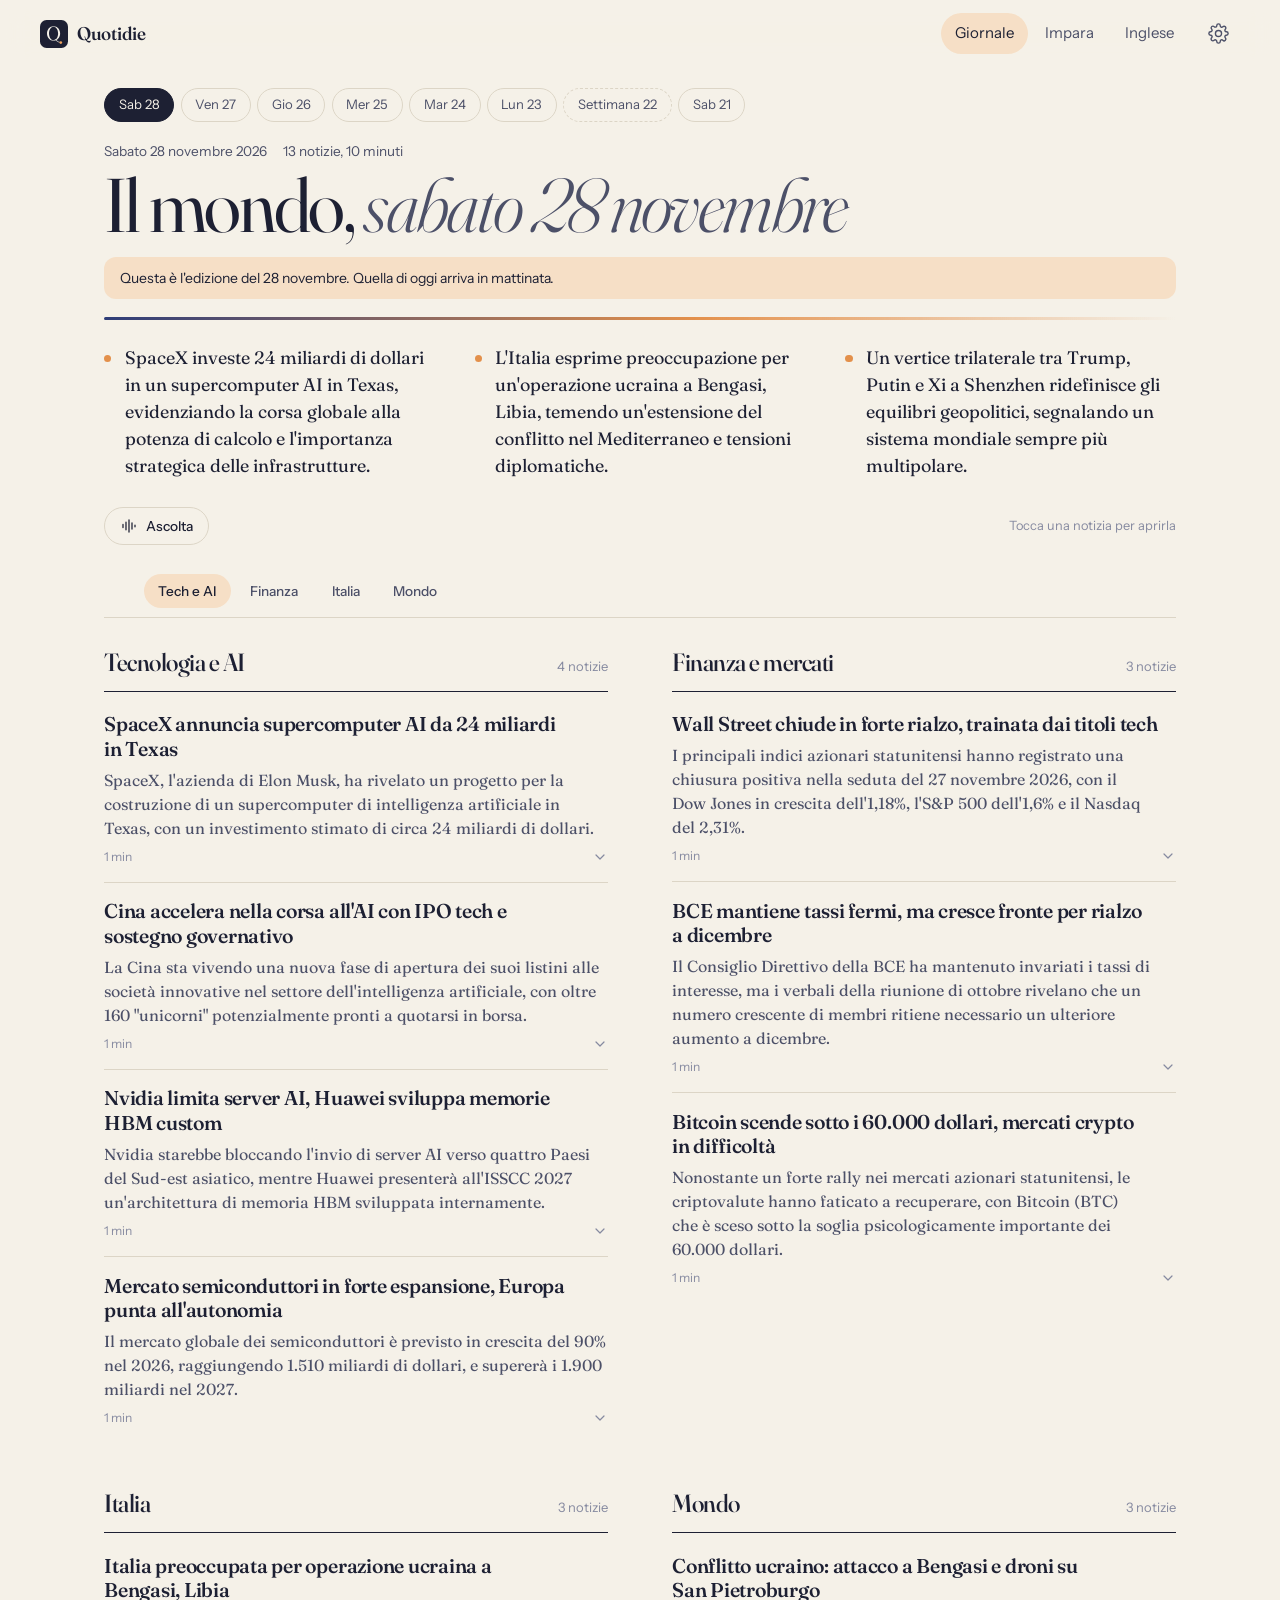
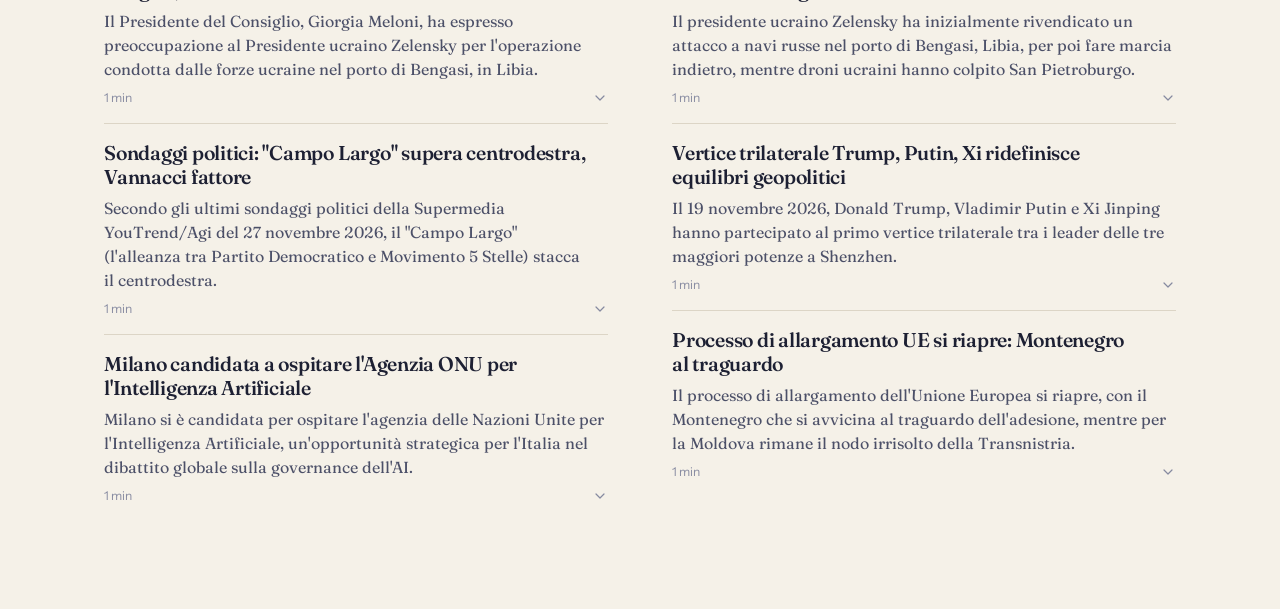
<file: index.html>
<!DOCTYPE html>
<html lang="it" data-theme="auto">
<head>
  <meta charset="utf-8">
  <meta name="viewport" content="width=device-width, initial-scale=1, viewport-fit=cover">
  <title>Quotidie</title>
  <meta name="description" content="Il tuo giornale del mattino e una lezione al giorno.">

  <!-- iOS: installazione come app dalla schermata Home (icona e manifest li genera app.js) -->
  <meta name="apple-mobile-web-app-capable" content="yes">
  <meta name="mobile-web-app-capable" content="yes">
  <meta name="apple-mobile-web-app-status-bar-style" content="black-translucent">
  <meta name="apple-mobile-web-app-title" content="Quotidie">
  <meta name="format-detection" content="telephone=no">
  <meta name="theme-color" content="#F5F1E8" id="theme-color">

  <link rel="preconnect" href="https://fonts.googleapis.com">
  <link rel="preconnect" href="https://fonts.gstatic.com" crossorigin>
  <link rel="stylesheet" href="https://fonts.googleapis.com/css2?family=Fraunces:ital,opsz,wght@0,9..144,300..800;1,9..144,300..700&family=Instrument+Sans:wght@400..600&display=swap">
  <link rel="stylesheet" href="style.css">

  <!-- Applica subito tema e dimensione testo salvati, per evitare il flash -->
  <script>
    try {
      var p = JSON.parse(localStorage.getItem('qd.prefs') || '{}');
      if (p.theme) document.documentElement.dataset.theme = p.theme;
      if (p.textScale) document.documentElement.style.setProperty('--text-scale', p.textScale);
    } catch (e) {}
  </script>
</head>
<body>
  <!-- Monogramma: una Q dal tratto contrastato, la coda finisce nel sole -->
  <svg width="0" height="0" style="position:absolute" aria-hidden="true">
    <symbol id="logo-mark" viewBox="0 0 64 64">
      <rect width="64" height="64" rx="15" fill="var(--logo-bg)"/>
      <path fill="var(--logo-line)" fill-rule="evenodd" d="M31 14.5c-8.6 0-15 7.4-15 16.5s6.4 16.5 15 16.5 15-7.4 15-16.5-6.4-16.5-15-16.5Zm0 1.1c-6 0-10.4 6.9-10.4 15.4S25 46.4 31 46.4 41.4 39.5 41.4 31 37 15.6 31 15.6Z"/>
      <path d="M34.5 44.2c2.6 2.9 5.6 5.4 9.6 6.6" fill="none" stroke="var(--logo-line)" stroke-width="1.6" stroke-linecap="round"/>
      <circle cx="47.6" cy="51.6" r="3.1" fill="var(--logo-sun)"/>
    </symbol>
  </svg>

  <header class="topbar" id="topbar">
    <a class="brand" href="#/news" aria-label="Quotidie, vai al giornale">
      <svg class="brand-mark" aria-hidden="true"><use href="#logo-mark"/></svg>
      <span class="brand-name">Quotidie</span>
    </a>
    <nav class="topnav" aria-label="Sezioni">
      <a href="#/news" data-tab="news">Giornale</a>
      <a href="#/learn" data-tab="learn">Impara</a>
      <a href="#/english" data-tab="english">Inglese</a>
    </nav>
    <button class="icon-btn run-chip" id="run-chip" type="button" hidden aria-label="Stato dell'aggiornamento">
      <span class="run-chip-dot"></span><span class="run-chip-text">Aggiornamento</span>
    </button>
    <a class="icon-btn" href="#/settings" data-tab="settings" aria-label="Impostazioni">
      <svg viewBox="0 0 24 24" aria-hidden="true"><path d="M12 15.5a3.5 3.5 0 1 0 0-7 3.5 3.5 0 0 0 0 7Z"/><path d="M19.4 15a1.7 1.7 0 0 0 .34 1.87l.06.06a2 2 0 1 1-2.83 2.83l-.06-.06a1.7 1.7 0 0 0-1.87-.34 1.7 1.7 0 0 0-1.03 1.56V21a2 2 0 1 1-4 0v-.09A1.7 1.7 0 0 0 8.9 19.4a1.7 1.7 0 0 0-1.87.34l-.06.06a2 2 0 1 1-2.83-2.83l.06-.06A1.7 1.7 0 0 0 4.6 15a1.7 1.7 0 0 0-1.56-1.03H3a2 2 0 1 1 0-4h.09A1.7 1.7 0 0 0 4.6 8.9a1.7 1.7 0 0 0-.34-1.87l-.06-.06a2 2 0 1 1 2.83-2.83l.06.06A1.7 1.7 0 0 0 8.96 4.6H9a1.7 1.7 0 0 0 1-1.56V3a2 2 0 1 1 4 0v.09a1.7 1.7 0 0 0 1.03 1.56 1.7 1.7 0 0 0 1.87-.34l.06-.06a2 2 0 1 1 2.83 2.83l-.06.06A1.7 1.7 0 0 0 19.4 9v.04a1.7 1.7 0 0 0 1.56 1H21a2 2 0 1 1 0 4h-.09a1.7 1.7 0 0 0-1.51.96Z"/></svg>
    </a>
    <div class="progress" aria-hidden="true"><span id="progress-bar"></span></div>
  </header>

  <div class="ptr" id="ptr" aria-hidden="true"><span></span></div>

  <main id="view" tabindex="-1"></main>

  <!-- Barra di ascolto -->
  <div class="player" id="player" hidden role="region" aria-label="Ascolto">
    <div class="player-bar"><span id="player-progress"></span></div>
    <div class="player-row">
      <div class="player-info">
        <b id="player-title">Ascolto</b>
        <span id="player-sub"></span>
      </div>
      <button class="player-btn" data-player="prev" type="button" aria-label="Frase precedente">
        <svg viewBox="0 0 24 24" aria-hidden="true"><path d="M7 6v12M18 6l-8 6 8 6V6Z"/></svg>
      </button>
      <button class="player-btn main" data-player="toggle" type="button" aria-label="Pausa">
        <svg class="i-pause" viewBox="0 0 24 24" aria-hidden="true"><path d="M8 5v14M16 5v14"/></svg>
        <svg class="i-play" viewBox="0 0 24 24" aria-hidden="true"><path d="M7 5l12 7-12 7V5Z"/></svg>
      </button>
      <button class="player-btn" data-player="next" type="button" aria-label="Frase successiva">
        <svg viewBox="0 0 24 24" aria-hidden="true"><path d="M17 6v12M6 6l8 6-8 6V6Z"/></svg>
      </button>
      <button class="player-btn" data-player="close" type="button" aria-label="Chiudi ascolto">
        <svg viewBox="0 0 24 24" aria-hidden="true"><path d="M6 6l12 12M18 6 6 18"/></svg>
      </button>
    </div>
  </div>

  <nav class="tabbar" aria-label="Sezioni">
    <span class="tab-indicator" aria-hidden="true"></span>
    <a href="#/news" data-tab="news">
      <svg viewBox="0 0 24 24" aria-hidden="true"><path d="M4 5h13v14H6a2 2 0 0 1-2-2V5Z"/><path d="M17 9h3v8a2 2 0 0 1-2 2"/><path d="M7.5 9h6M7.5 12.5h6M7.5 16h4"/></svg>
      <span>Giornale</span>
    </a>
    <a href="#/learn" data-tab="learn">
      <svg viewBox="0 0 24 24" aria-hidden="true"><path d="M12 7c-2-1.6-4.6-2-8-2v13c3.4 0 6 .4 8 2 2-1.6 4.6-2 8-2V5c-3.4 0-6 .4-8 2Z"/><path d="M12 7v13"/></svg>
      <span>Impara</span>
    </a>
    <a href="#/english" data-tab="english">
      <svg viewBox="0 0 24 24" aria-hidden="true"><path d="M4 6.5h9M8.5 4.5v2M6 6.5c.4 3 2.6 5.6 5.5 6.5M11 6.5c-.6 3.4-3.2 6.2-6.5 7"/><path d="M12.5 20l3.75-9 3.75 9M14 16.5h4.5"/></svg>
      <span>Inglese</span>
    </a>
  </nav>

  <!-- Finestra dal basso (aggiornamento dell'edizione) -->
  <div class="sheet-backdrop" id="sheet-backdrop" hidden></div>
  <section class="sheet" id="sheet" hidden role="dialog" aria-modal="true" aria-labelledby="sheet-title">
    <div class="sheet-grip" aria-hidden="true"></div>
    <div id="sheet-body"></div>
  </section>

  <div class="toast" id="toast" role="status" aria-live="polite"></div>

  <script src="app.js"></script>
</body>
</html>
</file>
<file: style.css>
/* =========================================================
   Quotidie — giornale del mattino + microlearning
   Concetto: l'alba. Carta chiara e inchiostro notte di giorno,
   cielo notturno e luce d'albicocca al buio.
   ========================================================= */

:root {
  --text-scale: 1;

  /* Alba (tema chiaro) */
  --paper: #F5F1E8;
  --paper-raised: #FBF8F2;
  --ink: #1D2033;
  --ink-soft: #4C5068;
  --ink-faint: #868AA0;
  --rule: #DCD5C6;
  --accent: #2E3D78;          /* blu notte che sfuma nell'alba */
  --sun: #E3904B;             /* albicocca: la prima luce */
  --sun-soft: #F6DFC6;
  --unread: #E3904B;
  --press: rgba(29, 32, 51, .05);
  --shadow: 0 -8px 40px rgba(29, 32, 51, .14);

  --logo-bg: #1D2033;
  --logo-sun: #F0A35E;
  --logo-line: #F5F1E8;

  --serif: "Fraunces", "Iowan Old Style", Georgia, serif;
  --sans: "Instrument Sans", -apple-system, BlinkMacSystemFont, "Segoe UI", sans-serif;

  --measure: 36rem;
  --gutter: clamp(1.15rem, 5vw, 2.5rem);
  --topbar-h: 3.25rem;
  --tabbar-h: 3.6rem;
  --ease: cubic-bezier(.2, .7, .2, 1);

  --safe-top: env(safe-area-inset-top, 0px);
  --safe-bottom: env(safe-area-inset-bottom, 0px);

  color-scheme: light;
}

/* Notte (tema scuro) */
:root[data-theme="dark"] {
  --paper: #13151F;
  --paper-raised: #1A1D2A;
  --ink: #ECE5D6;
  --ink-soft: #B5B0A6;
  --ink-faint: #7C7A80;
  --rule: #2C3040;
  --accent: #F0A35E;
  --sun: #F0A35E;
  --sun-soft: #3A2E28;
  --unread: #F0A35E;
  --press: rgba(236, 229, 214, .06);
  --shadow: 0 -8px 40px rgba(0, 0, 0, .5);
  --logo-bg: #ECE5D6;
  --logo-sun: #E3904B;
  --logo-line: #13151F;
  color-scheme: dark;
}
@media (prefers-color-scheme: dark) {
  :root[data-theme="auto"] {
    --paper: #13151F;
    --paper-raised: #1A1D2A;
    --ink: #ECE5D6;
    --ink-soft: #B5B0A6;
    --ink-faint: #7C7A80;
    --rule: #2C3040;
    --accent: #F0A35E;
    --sun: #F0A35E;
    --sun-soft: #3A2E28;
    --unread: #F0A35E;
    --press: rgba(236, 229, 214, .06);
    --shadow: 0 -8px 40px rgba(0, 0, 0, .5);
    --logo-bg: #ECE5D6;
    --logo-sun: #E3904B;
    --logo-line: #13151F;
    color-scheme: dark;
  }
}

/* ---------- Base ---------- */
*, *::before, *::after { box-sizing: border-box; }

html {
  font-size: calc(100% * var(--text-scale));
  -webkit-text-size-adjust: 100%;
  text-size-adjust: 100%;
  -webkit-tap-highlight-color: transparent;
  scroll-padding-top: calc(var(--topbar-h) + var(--safe-top) + 3.5rem);
  overscroll-behavior-y: none;
}

body {
  margin: 0;
  min-height: 100dvh;
  background: var(--paper);
  color: var(--ink);
  font-family: var(--serif);
  font-optical-sizing: auto;
  font-size: 1.0625rem;
  line-height: 1.62;
  font-feature-settings: "kern", "liga", "onum";
  -webkit-font-smoothing: antialiased;
  text-rendering: optimizeLegibility;
  transition: background-color .3s ease, color .3s ease;
}
body.sheet-open { overflow: hidden; }

a { color: inherit; }
button, input, select, textarea { font: inherit; color: inherit; }
button { -webkit-user-select: none; user-select: none; touch-action: manipulation; }
img, svg { display: block; }

:focus-visible {
  outline: 2px solid var(--sun);
  outline-offset: 3px;
  border-radius: 4px;
}

.sr-only {
  position: absolute; width: 1px; height: 1px; padding: 0; margin: -1px;
  overflow: hidden; clip: rect(0 0 0 0); white-space: nowrap; border: 0;
}

/* ---------- Topbar ---------- */
.topbar {
  position: fixed; inset: 0 0 auto 0; z-index: 20;
  height: calc(var(--topbar-h) + var(--safe-top));
  padding: var(--safe-top) var(--gutter) 0;
  display: flex; align-items: center; gap: .5rem;
  background: color-mix(in srgb, var(--paper) 86%, transparent);
  -webkit-backdrop-filter: saturate(1.4) blur(14px);
  backdrop-filter: saturate(1.4) blur(14px);
  border-bottom: 1px solid transparent;
  transition: border-color .25s ease;
}
.topbar.is-scrolled { border-bottom-color: var(--rule); }
body[data-view="news"] .topbar.is-scrolled { border-bottom-color: transparent; }

.brand {
  display: flex; align-items: center; gap: .55rem;
  text-decoration: none; margin-right: auto;
  min-height: 44px;
}
.brand-mark { width: 28px; height: 28px; }
.brand-name {
  font-family: var(--serif);
  font-variation-settings: "opsz" 72;
  font-weight: 560;
  font-size: 1.15rem;
  letter-spacing: -.01em;
}

.topnav { display: none; gap: .25rem; font-family: var(--sans); font-size: .9375rem; }
.topnav a {
  text-decoration: none; color: var(--ink-soft);
  padding: .5rem .85rem; border-radius: 999px;
  transition: color .2s ease, background-color .2s ease;
}
.topnav a:hover { color: var(--ink); }
.topnav a.is-active { color: var(--ink); background: var(--sun-soft); }

.icon-btn {
  display: grid; place-items: center;
  width: 44px; height: 44px; margin-right: -10px;
  color: var(--ink-soft); border-radius: 999px;
  transition: color .2s ease, background-color .2s ease;
}
.icon-btn svg { width: 21px; height: 21px; fill: none; stroke: currentColor; stroke-width: 1.6; stroke-linecap: round; stroke-linejoin: round; }
.icon-btn.is-active, .icon-btn:hover { color: var(--ink); }
.icon-btn:active { background: var(--press); }

/* Indicatore dell'aggiornamento in corso */
.run-chip {
  width: auto; margin-right: 0; padding: 0 .75rem;
  display: inline-flex; gap: .45rem; align-items: center;
  height: 32px; border: 1px solid var(--rule); background: var(--paper-raised);
  font-family: var(--sans); font-size: .78rem; font-weight: 500; color: var(--ink);
  cursor: pointer;
}
.run-chip-dot { width: 8px; height: 8px; border-radius: 50%; background: var(--sun); animation: pulse 1.4s ease-in-out infinite; }
.run-chip[data-phase="done"] .run-chip-dot { animation: none; background: #4F9D69; }
.run-chip[data-phase="error"] .run-chip-dot { animation: none; background: #C4553B; }
@keyframes pulse { 50% { opacity: .35; transform: scale(.8); } }

.progress { position: absolute; left: 0; right: 0; bottom: -1px; height: 2px; pointer-events: none; }
.progress span {
  display: block; height: 100%; width: 100%;
  background: var(--sun);
  transform-origin: 0 50%; transform: scaleX(0);
}

/* ---------- Tabbar (mobile) ---------- */
.tabbar {
  position: fixed; inset: auto 0 0 0; z-index: 20;
  display: grid; grid-template-columns: repeat(2, 1fr);
  height: calc(var(--tabbar-h) + var(--safe-bottom));
  padding-bottom: var(--safe-bottom);
  background: color-mix(in srgb, var(--paper) 88%, transparent);
  -webkit-backdrop-filter: saturate(1.4) blur(14px);
  backdrop-filter: saturate(1.4) blur(14px);
  border-top: 1px solid var(--rule);
  font-family: var(--sans);
  touch-action: manipulation;
  overscroll-behavior: contain;
}
.tabbar a {
  display: flex; flex-direction: column; align-items: center; justify-content: center; gap: 3px;
  text-decoration: none; color: var(--ink-faint);
  font-size: .6875rem; font-weight: 500; letter-spacing: .01em;
  transition: color .2s ease, transform .15s ease;
}
.tabbar a:active { transform: scale(.94); }
.tabbar svg { width: 23px; height: 23px; fill: none; stroke: currentColor; stroke-width: 1.5; stroke-linecap: round; stroke-linejoin: round; }
.tabbar a.is-active { color: var(--ink); }
.tabbar a.is-active svg { stroke: var(--sun); stroke-width: 1.8; }
.tab-indicator {
  position: absolute; top: -1px; left: 0;
  width: 28px; height: 2px; border-radius: 2px;
  background: var(--sun);
  transition: transform .35s var(--ease), opacity .2s ease;
}

/* ---------- Main ---------- */
main {
  padding:
    calc(var(--topbar-h) + var(--safe-top) + 1.25rem)
    var(--gutter)
    calc(var(--tabbar-h) + var(--safe-bottom) + 3rem);
  max-width: 72rem;
  margin: 0 auto;
  outline: none;
}
body.has-player main { padding-bottom: calc(var(--tabbar-h) + var(--safe-bottom) + 8rem); }

.view-enter { animation: view-in .4s var(--ease) both; }
@keyframes view-in {
  from { opacity: 0; transform: translateY(6px); }
  to   { opacity: 1; transform: none; }
}

/* Tira giù per aggiornare */
.ptr {
  position: fixed; left: 50%; z-index: 15;
  top: calc(var(--topbar-h) + var(--safe-top) - 34px);
  width: 34px; height: 34px; border-radius: 50%;
  background: var(--paper-raised); border: 1px solid var(--rule);
  box-shadow: 0 4px 14px rgba(0, 0, 0, .08);
  transform: translate(-50%, 0); opacity: 0;
  display: grid; place-items: center; pointer-events: none;
}
.ptr span {
  width: 16px; height: 16px; border-radius: 50%;
  border: 2px solid var(--rule); border-top-color: var(--sun);
}
.ptr.is-ready span { border-color: var(--sun); }
.ptr.is-loading span { border-color: var(--rule); border-top-color: var(--sun); animation: spin .8s linear infinite; }
@keyframes spin { to { transform: rotate(360deg); } }

/* ---------- Masthead (giornale) ---------- */
.masthead {
  max-width: var(--measure);
  margin: 0 auto 1.25rem;
}
.editions {
  display: flex; gap: .4rem;
  overflow-x: auto; scrollbar-width: none;
  margin: 0 calc(var(--gutter) * -1) 1.1rem; padding: 0 var(--gutter);
  font-family: var(--sans);
}
.editions::-webkit-scrollbar { display: none; }
.editions a {
  flex: none;
  min-height: 34px; padding: 0 .85rem;
  display: inline-flex; align-items: center;
  font-size: .82rem; text-decoration: none; white-space: nowrap;
  color: var(--ink-soft);
  border: 1px solid var(--rule); border-radius: 999px;
  transition: background-color .2s ease, color .2s ease;
}
.editions a:active { background: var(--press); }
.editions a.weekly { border-style: dashed; }
.editions a.is-on { background: var(--ink); color: var(--paper); border-color: var(--ink); border-style: solid; }

.dateline {
  font-family: var(--sans);
  font-size: .85rem;
  color: var(--ink-soft);
  display: flex; flex-wrap: wrap; align-items: baseline; gap: .25rem 1rem;
}
.masthead h1 {
  font-variation-settings: "opsz" 144;
  font-weight: 380;
  font-size: clamp(2.35rem, 10.5vw, 4.75rem);
  line-height: 1;
  letter-spacing: -.035em;
  margin: .35rem 0 1.1rem;
  text-wrap: balance;
}
.masthead h1 em {
  font-style: italic;
  font-weight: 300;
  color: var(--ink-soft);
}
.stale-note {
  display: flex; flex-wrap: wrap; align-items: center; gap: .1rem .9rem;
  margin: -.25rem 0 1.1rem; padding: .7rem 1rem;
  font-family: var(--sans); font-size: .875rem; line-height: 1.45;
  background: var(--sun-soft); border-radius: 12px;
}
.stale-note .text-link { min-height: 32px; }

/* Il "sole che sorge": un'unica animazione all'apertura */
.dawn {
  height: 3px; margin: 0 0 1.5rem;
  background: linear-gradient(90deg, var(--accent), var(--sun) 55%, transparent);
  border-radius: 3px;
  transform-origin: 0 50%;
  animation: dawn 1.2s cubic-bezier(.3,.6,.1,1) .1s both;
}
@keyframes dawn { from { transform: scaleX(0); opacity: 0; } to { transform: none; opacity: 1; } }

.brief {
  margin: 0; padding: 0; list-style: none;
  font-size: 1.125rem; line-height: 1.5;
  font-variation-settings: "opsz" 24;
}
.brief li {
  position: relative;
  padding-left: 1.3rem;
  margin-bottom: .65rem;
}
.brief li::before {
  content: ""; position: absolute; left: 0; top: .6em;
  width: .45rem; height: .45rem; border-radius: 50%;
  background: var(--sun);
}
.news-actions {
  display: flex; align-items: center; justify-content: space-between; gap: 1rem;
  margin-top: 1.1rem;
}
.read-count { font-family: var(--sans); font-size: .8rem; color: var(--ink-faint); text-align: right; }

/* Barra delle sezioni, fissata sotto la topbar */
.desk-nav {
  position: sticky; z-index: 10;
  top: calc(var(--topbar-h) + var(--safe-top));
  display: flex; gap: .3rem;
  overflow-x: auto; scrollbar-width: none;
  margin: 0 calc(var(--gutter) * -1) 1.5rem; padding: .55rem var(--gutter);
  background: color-mix(in srgb, var(--paper) 90%, transparent);
  -webkit-backdrop-filter: saturate(1.4) blur(14px);
  backdrop-filter: saturate(1.4) blur(14px);
  border-bottom: 1px solid var(--rule);
  font-family: var(--sans);
}
.desk-nav::-webkit-scrollbar { display: none; }
.desk-nav a {
  flex: none;
  min-height: 34px; padding: 0 .9rem;
  display: inline-flex; align-items: center;
  font-size: .85rem; font-weight: 500; text-decoration: none; white-space: nowrap;
  color: var(--ink-soft); border-radius: 999px;
  transition: background-color .25s ease, color .25s ease;
}
.desk-nav a.is-on { background: var(--sun-soft); color: var(--ink); }

/* ---------- Sezioni del giornale ---------- */
.desk { margin: 0 auto 2.5rem; max-width: var(--measure); scroll-margin-top: calc(var(--topbar-h) + var(--safe-top) + 3.5rem); }
.desk-head {
  display: flex; align-items: baseline; justify-content: space-between; gap: 1rem;
  padding-bottom: .55rem;
  margin-bottom: .25rem;
  border-bottom: 1px solid var(--ink);
}
.desk-head h2 {
  margin: 0;
  font-variation-settings: "opsz" 96;
  font-weight: 500;
  font-size: 1.55rem;
  letter-spacing: -.02em;
}
.desk-head .meta { font-family: var(--sans); font-size: .8125rem; color: var(--ink-faint); }

/* Notizia: anteprima che si espande */
.story { border-bottom: 1px solid var(--rule); }
.story:last-child { border-bottom: 0; }
.story-toggle {
  display: block; width: 100%;
  margin: 0; padding: 1.05rem 0 .95rem;
  text-align: left; background: none; border: 0; cursor: pointer;
  border-radius: 10px;
  -webkit-user-select: text; user-select: text;
  transition: background-color .15s ease;
}
.story-toggle:active { background: var(--press); }
.story h3 {
  margin: 0 0 .35rem;
  font-variation-settings: "opsz" 48;
  font-weight: 560;
  font-size: 1.25rem;
  line-height: 1.24;
  letter-spacing: -.012em;
  text-wrap: pretty;
}
.story .lead { margin: 0; color: var(--ink-soft); font-size: 1rem; line-height: 1.5; text-wrap: pretty; }
.story-meta {
  display: flex; align-items: center; gap: .35rem; margin-top: .45rem;
  font-family: var(--sans); font-size: .76rem; color: var(--ink-faint);
}
.story-meta .chev {
  width: 16px; height: 16px; margin-left: auto;
  fill: none; stroke: currentColor; stroke-width: 1.8; stroke-linecap: round; stroke-linejoin: round;
  transition: transform .3s var(--ease);
}
.story-meta .tick { width: 7px; height: 7px; border-radius: 50%; background: var(--sun); opacity: .7; }
.story.is-read:not(.is-open) h3 { color: var(--ink-soft); font-weight: 480; }
.story.is-read:not(.is-open) .lead { color: var(--ink-faint); }

.story-more {
  display: grid; grid-template-rows: 0fr;
  transition: grid-template-rows .38s var(--ease);
}
.story-inner { overflow: hidden; min-height: 0; }
.story.is-open .story-more { grid-template-rows: 1fr; }
.story.is-open .story-meta .chev { transform: rotate(180deg); }
.story.is-open .story-inner { padding-bottom: 1.1rem; }
.story.is-open .lead { color: var(--ink); }
.story-inner p { margin: 0 0 .75rem; text-wrap: pretty; }
.story-inner > p:first-child { margin-top: .1rem; }
.story .why {
  color: var(--ink-soft);
  padding: .1rem 0 .1rem .9rem;
  border-left: 2px solid var(--sun);
}
.story .why b { font-family: var(--sans); font-size: .85rem; font-weight: 600; color: var(--ink); }
.story-foot { display: flex; flex-wrap: wrap; align-items: center; justify-content: space-between; gap: .3rem .75rem; margin-top: .85rem; }
.story-foot .text-link { min-height: 36px; font-size: .85rem; text-decoration: none; }
.sources { display: flex; flex-wrap: wrap; gap: .4rem; font-family: var(--sans); }
.sources a {
  font-size: .78rem; text-decoration: none;
  color: var(--ink-soft);
  min-height: 32px; display: inline-flex; align-items: center;
  padding: 0 .7rem;
  border: 1px solid var(--rule);
  border-radius: 999px;
  transition: border-color .2s ease, color .2s ease;
}
.sources a:hover, .sources a:active { color: var(--ink); border-color: var(--ink-faint); }

/* ---------- Lezione ---------- */
.lesson { max-width: var(--measure); margin: 0 auto; }
.lesson-meta {
  font-family: var(--sans); font-size: .85rem; color: var(--ink-soft);
  display: flex; flex-wrap: wrap; gap: .25rem 1rem; align-items: center;
}
.lesson-meta .cat {
  color: var(--accent);
  font-weight: 600;
}
.lesson h1 {
  font-variation-settings: "opsz" 144;
  font-weight: 400;
  font-size: clamp(2rem, 8.5vw, 3.6rem);
  line-height: 1.05;
  letter-spacing: -.03em;
  margin: .55rem 0 .9rem;
  text-wrap: balance;
}
.from-news {
  margin: -.2rem 0 1rem;
  font-family: var(--sans); font-size: .875rem; color: var(--ink-soft);
}
.from-news em { font-family: var(--serif); font-size: 1rem; color: var(--ink); }
.lesson .hook {
  font-size: 1.2rem; line-height: 1.5;
  font-style: italic; font-weight: 340;
  color: var(--ink-soft);
  margin: 0 0 1.4rem;
  text-wrap: pretty;
}
.listen-lesson { margin: 0 0 .5rem; }
.lesson h2 {
  font-variation-settings: "opsz" 60;
  font-weight: 560;
  font-size: 1.35rem;
  letter-spacing: -.015em;
  line-height: 1.25;
  margin: 2.1rem 0 .65rem;
}
.lesson p { margin: 0 0 1.05rem; text-wrap: pretty; hyphens: auto; }
.lesson .body > section:first-of-type p:first-of-type::first-letter {
  float: left;
  font-variation-settings: "opsz" 144;
  font-weight: 400;
  font-size: 4.1em;
  line-height: .82;
  margin: .08em .1em 0 -.03em;
  color: var(--accent);
}

/* Percorso di più lezioni */
.series {
  margin: 0 0 1.4rem;
  border: 1px solid var(--rule); border-radius: 16px;
  background: var(--paper-raised);
  overflow: hidden;
}
.series-head { padding: 1rem 1.15rem .85rem; border-bottom: 1px solid var(--rule); }
.series-label { display: block; font-family: var(--sans); font-size: .78rem; font-weight: 600; color: var(--sun); }
.series-head b {
  display: block; margin-top: .15rem;
  font-variation-settings: "opsz" 60; font-weight: 560; font-size: 1.15rem; line-height: 1.25;
}
.series-head p { margin: .3rem 0 0; font-size: .92rem; color: var(--ink-soft); }
.series-parts {
  list-style: none; margin: 0; padding: .35rem 0;
  counter-reset: part;
  font-family: var(--sans); font-size: .9rem;
}
.series-parts li {
  counter-increment: part;
  display: flex; align-items: center; gap: .7rem;
  min-height: 44px; padding: .35rem 1.15rem;
  color: var(--ink-faint);
}
.series-parts li::before {
  content: counter(part);
  flex: none; display: grid; place-items: center;
  width: 1.6rem; height: 1.6rem; border-radius: 50%;
  border: 1.5px solid var(--rule);
  font-size: .75rem; font-weight: 600;
}
.series-parts li.is-done { color: var(--ink-soft); }
.series-parts li.is-done::before { background: var(--sun-soft); border-color: transparent; color: var(--ink); }
.series-parts li.is-current { color: var(--ink); font-weight: 600; }
.series-parts li.is-current::before { background: var(--sun); border-color: var(--sun); color: #1D2033; }
.series-parts a { color: inherit; text-underline-offset: .2em; }
.series-parts small { margin-left: auto; font-size: .72rem; }

.callout {
  margin: 2.1rem 0;
  padding: 1.3rem 1.3rem 1.15rem;
  background: var(--paper-raised);
  border-radius: 14px;
  border: 1px solid var(--rule);
}
.callout h3 {
  margin: 0 0 .7rem;
  font-family: var(--sans);
  font-size: .875rem; font-weight: 600;
  color: var(--accent);
}
.callout ol { margin: 0; padding-left: 1.2rem; }
.callout li { margin-bottom: .5rem; padding-left: .25rem; }
.callout li::marker { color: var(--sun); font-weight: 600; }
.callout p:last-child { margin-bottom: 0; }
.callout.sunlit { background: var(--sun-soft); border-color: transparent; }

.further { font-family: var(--sans); font-size: .9rem; color: var(--ink-soft); }

.lesson-actions {
  display: flex; gap: .6rem; flex-wrap: wrap;
  margin: 2.5rem 0 0; padding-top: 1.5rem;
  border-top: 1px solid var(--rule);
}

/* ---------- Bottoni ---------- */
.btn {
  display: inline-flex; align-items: center; justify-content: center; gap: .5rem;
  min-height: 44px; padding: 0 1.1rem;
  font-family: var(--sans); font-size: .9375rem; font-weight: 500;
  border-radius: 999px;
  border: 1px solid var(--rule);
  background: transparent; color: var(--ink);
  cursor: pointer; text-decoration: none;
  transition: background-color .2s ease, border-color .2s ease, color .2s ease, transform .15s ease, opacity .2s ease;
}
.btn:active { transform: scale(.97); background-color: var(--press); }
.btn svg { width: 18px; height: 18px; fill: none; stroke: currentColor; stroke-width: 1.7; stroke-linecap: round; stroke-linejoin: round; }
.btn.primary { background: var(--ink); color: var(--paper); border-color: var(--ink); }
.btn.primary:active { opacity: .85; }
.btn.is-on { border-color: var(--sun); color: var(--ink); background: var(--sun-soft); }
.btn.is-on svg { stroke: var(--sun); }
.btn.fav.is-on svg { fill: var(--sun); }
.btn.small { min-height: 38px; padding: 0 .95rem; font-size: .85rem; }
.btn[disabled] { opacity: .5; pointer-events: none; }

/* ---------- Impara: Oggi | Storico ---------- */
.subnav { max-width: var(--measure); margin: 0 auto 1.6rem; }
.subnav .segmented { display: flex; }
.subnav .segmented a {
  flex: 1;
  display: inline-flex; align-items: center; justify-content: center; gap: .45rem;
  min-height: 40px; padding: 0 1.15rem;
  border-radius: 999px; text-decoration: none;
  color: var(--ink-soft); font-size: .9rem;
  transition: background-color .25s ease, color .25s ease;
}
.subnav .segmented a.is-on { background: var(--ink); color: var(--paper); }
.badge {
  display: inline-grid; place-items: center;
  min-width: 1.25rem; height: 1.25rem; padding: 0 .35rem;
  font-size: .72rem; font-weight: 600; line-height: 1;
  border-radius: 999px;
  background: var(--sun); color: #1D2033;
}

/* Link testuali (Riprova, Torna allo storico) */
.text-link {
  display: inline-flex; align-items: center; gap: .3rem;
  min-height: 44px; padding: 0;
  font-family: var(--sans); font-size: .9375rem; font-weight: 500;
  color: var(--accent);
  background: none; border: 0; cursor: pointer;
  text-decoration: underline; text-underline-offset: .25em; text-decoration-thickness: 1px;
}
.text-link:active { opacity: .6; }
.text-link svg { width: 16px; height: 16px; fill: none; stroke: currentColor; stroke-width: 1.8; stroke-linecap: round; stroke-linejoin: round; }
.text-link.back { text-decoration: none; margin: -.5rem 0 .25rem; }

/* ---------- Storico ---------- */
.archive { max-width: var(--measure); margin: 0 auto; }

.stats {
  display: grid; grid-template-columns: 1.4fr 1fr 1fr;
  gap: 1px; background: var(--rule);
  border: 1px solid var(--rule); border-radius: 16px;
  overflow: hidden; margin-bottom: 1.5rem;
}
.stat { background: var(--paper-raised); padding: .95rem 1rem; }
.stat b {
  display: block;
  font-variation-settings: "opsz" 144;
  font-weight: 420;
  font-size: 2rem; line-height: 1;
  letter-spacing: -.03em;
}
.stat span { font-family: var(--sans); font-size: .8rem; color: var(--ink-soft); }
.stat.streak b { color: var(--sun); }

.week { display: flex; gap: 5px; margin-top: .65rem; }
.week i {
  width: 10px; height: 10px; border-radius: 50%;
  border: 1.5px solid var(--rule);
}
.week i.on { background: var(--sun); border-color: var(--sun); }

.filters { display: grid; gap: .7rem; margin-bottom: 1.5rem; }
.search {
  width: 100%; min-height: 46px;
  padding: 0 1rem 0 2.6rem;
  font-family: var(--sans); font-size: 1rem; /* ≥16px: niente zoom su iOS */
  background: var(--paper-raised)
    url("data:image/svg+xml,%3Csvg xmlns='http://www.w3.org/2000/svg' viewBox='0 0 24 24' fill='none' stroke='%23868AA0' stroke-width='1.8' stroke-linecap='round'%3E%3Ccircle cx='11' cy='11' r='6.5'/%3E%3Cpath d='m20 20-4.2-4.2'/%3E%3C/svg%3E")
    no-repeat .85rem 50% / 18px;
  border: 1px solid var(--rule); border-radius: 12px;
  -webkit-appearance: none; appearance: none;
}
.search:focus { outline: none; border-color: var(--ink-faint); }

.chips {
  display: flex; gap: .45rem;
  overflow-x: auto; scrollbar-width: none;
  margin: 0 calc(var(--gutter) * -1); padding: 0 var(--gutter);
  -webkit-overflow-scrolling: touch;
}
.chips::-webkit-scrollbar { display: none; }
.chip {
  flex: none;
  min-height: 36px; padding: 0 .9rem;
  font-family: var(--sans); font-size: .85rem;
  border: 1px solid var(--rule); border-radius: 999px;
  background: transparent; color: var(--ink-soft);
  cursor: pointer; white-space: nowrap;
  transition: background-color .2s ease, color .2s ease, border-color .2s ease;
}
.chip:active { background: var(--press); }
.chip.is-on { background: var(--ink); color: var(--paper); border-color: var(--ink); }

.month {
  font-family: var(--sans); font-size: .8rem; font-weight: 600;
  color: var(--ink-faint);
  margin: 1.75rem 0 .2rem;
  text-transform: capitalize;
}
.entry {
  display: grid; grid-template-columns: 2.75rem 1fr auto; gap: .85rem; align-items: center;
  padding: .9rem .25rem;
  margin: 0 -.25rem;
  border-bottom: 1px solid var(--rule);
  text-decoration: none;
  min-height: 44px;
  border-radius: 8px;
  transition: background-color .15s ease;
}
.entry:active { background: var(--press); }
.entry .day {
  text-align: center; line-height: 1;
  font-family: var(--sans);
}
.entry .day b {
  display: block;
  font-family: var(--serif); font-variation-settings: "opsz" 96;
  font-weight: 420; font-size: 1.6rem; letter-spacing: -.02em;
}
.entry .day small { font-size: .7rem; color: var(--ink-faint); text-transform: capitalize; }
.entry h3 {
  margin: 0 0 .15rem;
  font-variation-settings: "opsz" 36;
  font-weight: 520; font-size: 1.0625rem; line-height: 1.3;
}
.entry .sub { font-family: var(--sans); font-size: .8rem; color: var(--ink-faint); }
.entry .marks { display: flex; gap: .5rem; align-items: center; }
.entry .dot { width: 8px; height: 8px; border-radius: 50%; background: var(--unread); }
.entry .star { width: 16px; height: 16px; fill: var(--sun); }
.entry.is-read h3 { color: var(--ink-soft); font-weight: 440; }

/* ---------- Impostazioni ---------- */
.settings { max-width: 40rem; margin: 0 auto; }
.settings h1 {
  font-variation-settings: "opsz" 144; font-weight: 400;
  font-size: clamp(2.1rem, 9vw, 3.2rem); letter-spacing: -.03em; line-height: 1;
  margin: 0 0 1.75rem;
}
.group { margin-bottom: 2.4rem; }
.group h2 {
  font-variation-settings: "opsz" 60; font-weight: 560;
  font-size: 1.25rem; letter-spacing: -.01em;
  margin: 0 0 .35rem;
}
.group > p { margin: 0 0 1rem; color: var(--ink-soft); font-size: .95rem; }
.group .hint { font-family: var(--sans); font-size: .82rem; color: var(--ink-faint); margin: 0 0 1rem; }
.group-head { display: flex; align-items: center; justify-content: space-between; gap: 1rem; margin-bottom: .35rem; }
.group-head h2 { margin: 0; }

.pill {
  flex: none;
  font-family: var(--sans); font-size: .76rem; font-weight: 500;
  padding: .25rem .7rem; border-radius: 999px;
  border: 1px solid var(--rule); color: var(--ink-faint);
}
.pill.is-on { border-color: transparent; background: var(--sun-soft); color: var(--ink); }
.pill.is-on::before {
  content: ""; display: inline-block; width: .45rem; height: .45rem; margin-right: .4rem;
  border-radius: 50%; background: var(--sun); vertical-align: .05em;
}

.notice {
  margin-top: .9rem;
  font-family: var(--sans); font-size: .85rem; line-height: 1.5;
  color: var(--ink-faint);
}
.notice.is-warn {
  color: var(--ink);
  padding: .8rem 1rem;
  background: var(--sun-soft);
  border-radius: 12px;
}
.notice a { color: var(--accent); text-underline-offset: .2em; }

.howto {
  margin: 0 0 1.25rem;
  border: 1px solid var(--rule); border-radius: 12px;
  background: var(--paper-raised);
}
.howto summary {
  min-height: 44px; padding: .7rem 1rem;
  display: flex; align-items: center; justify-content: space-between;
  font-family: var(--sans); font-size: .9rem; font-weight: 500;
  cursor: pointer; list-style: none;
}
.howto summary::-webkit-details-marker { display: none; }
.howto summary::after {
  content: ""; width: 8px; height: 8px;
  border-right: 1.5px solid var(--ink-faint); border-bottom: 1.5px solid var(--ink-faint);
  transform: rotate(45deg) translateY(-2px); transition: transform .2s ease;
}
.howto[open] summary::after { transform: rotate(-135deg) translateY(-2px); }
.howto ol { margin: 0; padding: 0 1rem 0 2.2rem; font-size: .95rem; }
.howto li { margin-bottom: .55rem; }
.howto li::marker { color: var(--sun); font-family: var(--sans); font-weight: 600; }
.howto a { color: var(--accent); text-underline-offset: .2em; }
.howto .hint { padding: .25rem 1rem 1rem; margin: 0; }

.segmented {
  display: inline-flex; padding: 3px;
  background: var(--paper-raised);
  border: 1px solid var(--rule); border-radius: 999px;
  font-family: var(--sans);
  max-width: 100%;
}
.segmented button {
  flex: 1;
  min-height: 38px; padding: 0 .9rem;
  border: 0; background: transparent; border-radius: 999px;
  color: var(--ink-soft); font-size: .88rem; cursor: pointer; white-space: nowrap;
  transition: background-color .2s ease, color .2s ease;
}
.segmented button.is-on { background: var(--ink); color: var(--paper); }

.topic-list { display: flex; flex-wrap: wrap; gap: .45rem; margin-bottom: 1rem; }
.topic {
  display: inline-flex; align-items: center; gap: .3rem;
  min-height: 40px; padding: 0 .3rem 0 .9rem;
  font-family: var(--sans); font-size: .875rem;
  border: 1px solid var(--rule); border-radius: 999px;
  background: transparent; color: var(--ink-faint);
  cursor: pointer;
  transition: background-color .2s ease, color .2s ease, border-color .2s ease;
}
.topic:active { background: var(--press); }
.topic.is-on { color: var(--ink); border-color: var(--ink-faint); background: var(--paper-raised); }
.topic .x {
  display: grid; place-items: center;
  width: 30px; height: 30px; border-radius: 50%;
  color: var(--ink-faint);
}
.topic .x:hover, .topic .x:active { background: var(--rule); color: var(--ink); }
.topic:not(.is-on) { text-decoration: line-through; text-decoration-color: var(--rule); }

.row { display: flex; gap: .5rem; flex-wrap: wrap; align-items: center; }
.field {
  width: 100%;
  flex: 1 1 14rem; min-height: 46px; padding: 0 .9rem;
  font-family: var(--sans); font-size: 1rem; /* ≥16px: niente zoom su iOS */
  background: var(--paper-raised);
  border: 1px solid var(--rule); border-radius: 12px;
  -webkit-appearance: none; appearance: none;
}
.field:focus { outline: none; border-color: var(--ink-faint); }
label.lbl { display: block; font-family: var(--sans); font-size: .82rem; color: var(--ink-soft); margin: .9rem 0 .35rem; }

/* ---------- Barra di ascolto ---------- */
.player {
  position: fixed; z-index: 19;
  left: .6rem; right: .6rem;
  bottom: calc(var(--tabbar-h) + var(--safe-bottom) + .6rem);
  max-width: 34rem; margin: 0 auto;
  background: var(--ink); color: var(--paper);
  border-radius: 18px;
  box-shadow: 0 10px 30px rgba(0, 0, 0, .22);
  overflow: hidden;
  animation: rise .35s var(--ease) both;
  font-family: var(--sans);
}
@keyframes rise { from { transform: translateY(20px); opacity: 0; } to { transform: none; opacity: 1; } }
.player-bar { height: 5px; background: color-mix(in srgb, var(--paper) 20%, transparent); cursor: pointer; position: relative; touch-action: none; }
.player-bar span { display: block; height: 100%; background: var(--sun); transform-origin: 0 50%; transform: scaleX(0); transition: transform .15s linear; }
.player-row { display: flex; align-items: center; gap: .1rem; padding: .4rem .4rem .4rem 1rem; }
.player-info { flex: 1; min-width: 0; line-height: 1.25; }
.player-info b { display: block; font-size: .88rem; font-weight: 600; white-space: nowrap; overflow: hidden; text-overflow: ellipsis; }
.player-info span { font-size: .74rem; opacity: .7; }
.player-btn {
  flex: none; display: grid; place-items: center;
  width: 44px; height: 44px; border-radius: 50%;
  background: none; border: 0; color: inherit; cursor: pointer;
}
.player-btn:active { background: color-mix(in srgb, var(--paper) 12%, transparent); }
.player-btn svg { width: 20px; height: 20px; fill: none; stroke: currentColor; stroke-width: 1.8; stroke-linecap: round; stroke-linejoin: round; }
.player-btn.main { background: var(--sun); color: #1D2033; width: 42px; height: 42px; }
.player-btn.main svg { fill: currentColor; stroke-width: 2; }
.player .i-play { display: none; }
.player:not(.is-playing) .i-play { display: block; }
.player:not(.is-playing) .i-pause { display: none; }

/* ---------- Finestra dal basso ---------- */
.sheet-backdrop {
  position: fixed; inset: 0; z-index: 40;
  background: rgba(10, 12, 20, .4);
  opacity: 0; transition: opacity .28s ease;
}
.sheet {
  position: fixed; z-index: 41;
  left: 0; right: 0; bottom: 0;
  max-height: calc(100dvh - var(--safe-top) - 2.5rem);
  overflow-y: auto; overscroll-behavior: contain;
  max-width: 34rem; margin: 0 auto;
  padding: .6rem var(--gutter) calc(1.5rem + var(--safe-bottom));
  background: var(--paper);
  border-radius: 22px 22px 0 0;
  box-shadow: var(--shadow);
  transform: translateY(100%);
  transition: transform .32s var(--ease);
}
body.sheet-open .sheet { transform: none; }
body.sheet-open .sheet-backdrop { opacity: 1; }
.sheet-grip { width: 38px; height: 5px; border-radius: 5px; background: var(--rule); margin: 0 auto 1rem; }
.sheet h2 {
  margin: 0 0 .5rem;
  font-variation-settings: "opsz" 96; font-weight: 460;
  font-size: 1.6rem; letter-spacing: -.02em; line-height: 1.15;
}
.sheet p { margin: 0 0 1.1rem; color: var(--ink-soft); font-size: .98rem; }
.sheet .elapsed { font-family: var(--sans); font-variant-numeric: tabular-nums; font-size: .82rem; color: var(--ink-faint); white-space: nowrap; }
.sheet-error { color: var(--ink) !important; background: var(--sun-soft); padding: .8rem 1rem; border-radius: 12px; font-family: var(--sans); font-size: .9rem !important; }
.sheet-actions { display: flex; flex-wrap: wrap; align-items: center; gap: .4rem 1rem; margin-top: 1.4rem; }
.sheet-actions .btn.primary { flex: 1 1 100%; min-height: 50px; font-size: 1rem; }

.phases { list-style: none; margin: 0; padding: 0; font-family: var(--sans); }
.phases li {
  position: relative;
  display: flex; gap: .85rem; align-items: flex-start;
  padding: 0 0 1.05rem;
  color: var(--ink-faint);
  font-size: .95rem;
}
.phases li:last-child { padding-bottom: 0; }
.phases li:not(:last-child)::after {
  content: ""; position: absolute; left: 9px; top: 22px; bottom: 2px;
  width: 2px; background: var(--rule);
}
.phases li.is-done:not(:last-child)::after { background: var(--sun); }
.ph-dot {
  flex: none; position: relative; z-index: 1;
  width: 20px; height: 20px; border-radius: 50%;
  border: 2px solid var(--rule); background: var(--paper);
  margin-top: 1px;
}
.phases li.is-done .ph-dot { background: var(--sun); border-color: var(--sun); }
.phases li.is-done .ph-dot::after {
  content: ""; position: absolute; left: 5px; top: 2px; width: 5px; height: 9px;
  border: solid #1D2033; border-width: 0 2px 2px 0; transform: rotate(45deg);
}
.phases li.is-active { color: var(--ink); font-weight: 600; }
.phases li.is-active .ph-dot { border-color: var(--sun); border-top-color: transparent; animation: spin 1s linear infinite; }
.phases li.is-failed { color: var(--ink); font-weight: 600; }
.phases li.is-failed .ph-dot { border-color: #C4553B; background: #C4553B; }
.phases li.is-failed .ph-dot::after {
  content: "!"; position: absolute; inset: 0; display: grid; place-items: center;
  color: #fff; font-size: .72rem; font-weight: 700; line-height: 1;
}
.ph-text small { display: block; font-weight: 400; color: var(--ink-faint); font-size: .8rem; margin-top: .1rem; }

.steps-howto { margin: 0 0 1rem; padding-left: 1.3rem; font-size: .95rem; }
.steps-howto li { margin-bottom: .6rem; }
.steps-howto li::marker { color: var(--sun); font-family: var(--sans); font-weight: 600; }
.steps-howto a { color: var(--accent); }

.run-options { display: grid; gap: .1rem; font-family: var(--sans); font-size: .95rem; }
.check { display: flex; align-items: center; gap: .7rem; min-height: 44px; cursor: pointer; }
.check input { width: 20px; height: 20px; margin: 0; accent-color: var(--sun); flex: none; }
.check:nth-child(4) { margin-top: .5rem; padding-top: .5rem; border-top: 1px solid var(--rule); }

/* ---------- Stati ---------- */
.empty, .loading {
  max-width: var(--measure); margin: 3.5rem auto; text-align: center;
}
.loading { text-align: left; margin-top: .5rem; }
.empty h2 {
  font-variation-settings: "opsz" 96; font-weight: 420;
  font-size: 1.75rem; letter-spacing: -.02em; margin: 1rem 0 .5rem;
}
.empty p { color: var(--ink-soft); margin: 0 auto 1.5rem; max-width: 26rem; }
.empty > svg { width: 64px; height: 64px; margin: 0 auto; }
.empty .btn { margin: 0 auto .5rem; }
.empty .text-link { display: flex; margin: 0 auto; justify-content: center; }
.empty.small { margin: 2rem auto; }

.skeleton {
  border-radius: 6px; margin-bottom: .8rem;
  background: linear-gradient(90deg, var(--rule) 0%, var(--paper-raised) 50%, var(--rule) 100%);
  background-size: 200% 100%;
  animation: shimmer 1.4s linear infinite;
}
@keyframes shimmer { to { background-position: -200% 0; } }

.toast {
  position: fixed; left: 50%; z-index: 45;
  bottom: calc(var(--tabbar-h) + var(--safe-bottom) + 1rem);
  transform: translate(-50%, 1rem);
  padding: .7rem 1.1rem;
  font-family: var(--sans); font-size: .9rem;
  background: var(--ink); color: var(--paper);
  border-radius: 999px;
  opacity: 0; pointer-events: none;
  transition: opacity .25s ease, transform .25s ease;
  width: max-content;
  max-width: calc(100vw - 2rem);
  text-align: center;
}
.toast.is-on { opacity: 1; transform: translate(-50%, 0); }
body.has-player .toast { bottom: calc(var(--tabbar-h) + var(--safe-bottom) + 6.2rem); }

/* ---------- Schermi piccoli ---------- */
@media (max-width: 380px) {
  .stats { grid-template-columns: 1fr 1fr; }
  .stat.streak { grid-column: 1 / -1; }
  .segmented button { padding: 0 .65rem; font-size: .84rem; }
}

/* ---------- Desktop ---------- */
@media (min-width: 900px) {
  :root { --tabbar-h: 0px; --topbar-h: 4.25rem; }
  .tabbar { display: none; }
  .topnav { display: flex; }
  .icon-btn { margin-right: 0; }
  .toast { bottom: 2rem; }
  .player { bottom: 1.5rem; }
  .sheet { bottom: auto; top: 50%; border-radius: 22px; transform: translateY(-40%) scale(.97); opacity: 0; transition: transform .3s var(--ease), opacity .25s ease; }
  body.sheet-open .sheet { transform: translateY(-50%); opacity: 1; }
  .sheet-grip { display: none; }
  .ptr { display: none; }

  .masthead { max-width: none; }
  .masthead .brief { columns: 3; column-gap: 2.5rem; }
  .brief li { break-inside: avoid; }
  .desk-nav { margin-left: 0; margin-right: 0; border-radius: 0; }

  .desks {
    display: grid; grid-template-columns: 1fr 1fr; gap: 0 4rem;
    align-items: start;
  }
  .desk { max-width: none; margin-left: 0; margin-right: 0; }
}

@media (hover: hover) {
  .story-toggle:hover h3 { color: var(--accent); }
  .entry:hover { background: var(--press); }
}

@media (prefers-reduced-motion: reduce) {
  *, *::before, *::after {
    animation-duration: .01ms !important;
    animation-iteration-count: 1 !important;
    transition-duration: .01ms !important;
  }
}

[hidden] { display: none !important; }

/* ===================== QUOTIDIE ENGLISH — INIZIO ===================== */
.tabbar { grid-template-columns: repeat(3, 1fr); }

.en { max-width: var(--measure); margin: 0 auto; }
.en-head h1 {
  font-variation-settings: "opsz" 144; font-weight: 380;
  font-size: clamp(2.2rem, 9.5vw, 3.6rem); line-height: 1.02; letter-spacing: -.03em;
  margin: .35rem 0 .9rem;
}
.en-head h1 em { font-style: italic; font-weight: 300; color: var(--ink-soft); }
.en-stats {
  display: flex; flex-wrap: wrap; gap: .3rem 1.1rem;
  font-family: var(--sans); font-size: .82rem; color: var(--ink-soft);
  margin-bottom: 1.4rem;
}
.en-stats b { color: var(--ink); font-weight: 600; }

/* Mazzo di schede: scorrimento orizzontale con aggancio */
.en-deck {
  display: flex; overflow-x: auto; scroll-snap-type: x mandatory;
  scrollbar-width: none; -webkit-overflow-scrolling: touch;
  margin: 0 calc(var(--gutter) * -1); padding: .2rem 0 .6rem;
  outline: none;
}
.en-deck::-webkit-scrollbar { display: none; }
.en-card {
  flex: 0 0 100%; scroll-snap-align: center;
  padding: 0 var(--gutter);
  perspective: 1400px; cursor: pointer;
  display: grid;
}
.en-face {
  grid-area: 1 / 1;
  min-height: 0;
  display: flex; flex-direction: column;
  padding: 1.3rem 1.3rem 1.2rem;
  background: var(--paper-raised);
  border: 1px solid var(--rule); border-radius: 22px;
  box-shadow: 0 1px 0 rgba(0, 0, 0, .02), 0 12px 30px -18px rgba(29, 32, 51, .25);
  backface-visibility: hidden; -webkit-backface-visibility: hidden;
  transition: transform .55s var(--ease);
}
.en-back { transform: rotateY(180deg); }
.en-card.is-flipped .en-front { transform: rotateY(-180deg); }
.en-card.is-flipped .en-back { transform: rotateY(0); }
.en-meta { display: flex; justify-content: space-between; gap: 1rem; font-family: var(--sans); font-size: .78rem; color: var(--ink-faint); }
.en-word {
  margin: 1.6rem 0 .35rem;
  font-variation-settings: "opsz" 144; font-weight: 420;
  font-size: clamp(2.4rem, 12vw, 3.4rem); line-height: 1.02; letter-spacing: -.025em;
  overflow-wrap: anywhere;
}
.en-pron { display: flex; align-items: center; gap: .6rem; font-family: var(--sans); font-size: 1rem; color: var(--ink-soft); }
.en-tags { display: flex; flex-wrap: wrap; gap: .35rem; margin-top: .9rem; }
.en-tags span {
  font-family: var(--sans); font-size: .74rem; padding: .2rem .6rem;
  border: 1px solid var(--rule); border-radius: 999px; color: var(--ink-soft);
}
.en-turn { margin: auto 0 0; padding-top: 1.4rem; font-family: var(--sans); font-size: .8rem; color: var(--ink-faint); }
/* Fronte e retro nella stessa cella: la scheda prende l'altezza della faccia visibile */
.en-back { gap: .55rem; }
.en-front { min-height: 24rem; }
.en-card:not(.is-flipped) .en-back,
.en-card.is-flipped .en-front { max-height: 24rem; overflow: hidden; }
.en-meaning { margin: .5rem 0 0; font-size: 1.3rem; line-height: 1.3; font-variation-settings: "opsz" 48; font-weight: 500; }
.en-def { margin: 0; color: var(--ink-soft); font-style: italic; }
.en-examples { margin: .2rem 0 0; padding-left: 1.1rem; }
.en-examples li { margin-bottom: .3rem; }
.en-examples li::marker { color: var(--sun); }
.en-tr { margin: 0; font-family: var(--sans); font-size: .84rem; color: var(--ink-faint); }
.en-row { margin: 0; font-size: .95rem; }
.en-row b { font-family: var(--sans); font-size: .76rem; font-weight: 600; color: var(--accent); margin-right: .35rem; }
.en-warn { margin: .2rem 0 0; padding: .6rem .8rem; border-radius: 12px; background: var(--sun-soft); font-family: var(--sans); font-size: .84rem; line-height: 1.45; }
.en-grade { display: flex; gap: .5rem; margin-top: auto; padding-top: .8rem; }
.en-grade .btn { flex: 1; }

.icon-round {
  display: grid; place-items: center; flex: none;
  width: 44px; height: 44px; border-radius: 50%;
  background: transparent; border: 1px solid var(--rule); color: var(--ink);
  cursor: pointer; transition: background-color .15s ease, transform .15s ease;
}
.icon-round:active { transform: scale(.94); background: var(--press); }
.icon-round svg { width: 20px; height: 20px; fill: none; stroke: currentColor; stroke-width: 1.7; stroke-linecap: round; stroke-linejoin: round; }
.icon-round.small { width: 36px; height: 36px; border-color: transparent; background: var(--sun-soft); }
.icon-round.small svg { width: 18px; height: 18px; }

.en-nav { display: flex; align-items: center; justify-content: space-between; margin-top: .4rem; }
.en-dots { display: flex; gap: 7px; }
.en-dots i { width: 8px; height: 8px; border-radius: 50%; background: var(--rule); transition: background-color .25s ease, transform .25s ease; }
.en-dots i.on { background: var(--sun); transform: scale(1.25); }
.en-hint { text-align: center; font-family: var(--sans); font-size: .78rem; color: var(--ink-faint); margin: .6rem 0 2rem; }

/* Ripasso */
.en-quiz { padding: 1.3rem; border: 1px solid var(--rule); border-radius: 18px; background: var(--paper-raised); scroll-margin-top: calc(var(--topbar-h) + var(--safe-top) + 1rem); }
.en-quiz-head { display: flex; align-items: baseline; justify-content: space-between; gap: 1rem; }
.en-quiz h2 { margin: 0; font-variation-settings: "opsz" 96; font-weight: 500; font-size: 1.45rem; letter-spacing: -.02em; }
.en-quiz .meta { font-family: var(--sans); font-size: .8rem; color: var(--ink-faint); }
.en-quiz > p { color: var(--ink-soft); margin: .4rem 0 1rem; }
.en-quiz .btn.primary { width: 100%; min-height: 48px; }
.en-q { font-size: 1.2rem; line-height: 1.45; margin: .8rem 0 1rem !important; color: var(--ink) !important; }
.en-blank { display: inline-block; min-width: 4.5rem; border-bottom: 2px solid var(--sun); color: transparent; }
.en-options { display: grid; gap: .5rem; }
.en-opt {
  text-align: left; min-height: 48px; padding: .7rem 1rem;
  font-family: var(--sans); font-size: .95rem; line-height: 1.35;
  background: var(--paper); border: 1px solid var(--rule); border-radius: 14px; color: var(--ink);
  cursor: pointer; transition: border-color .15s ease, background-color .15s ease;
}
.en-opt:active { background: var(--press); }
.en-opt.ok { border-color: #4F9D69; background: color-mix(in srgb, #4F9D69 14%, var(--paper)); }
.en-opt.ko { border-color: #C4553B; background: color-mix(in srgb, #C4553B 12%, var(--paper)); }
.en-opt[disabled] { cursor: default; }
.en-feedback p { margin: .9rem 0 .2rem; }
.en-feedback .btn { margin-top: .9rem; }

/* Archivio */
.en-item { border-bottom: 1px solid var(--rule); }
.en-item summary {
  display: grid; grid-template-columns: 1fr auto; gap: .1rem .8rem; align-items: center;
  padding: .85rem 0; cursor: pointer; list-style: none;
}
.en-item summary::-webkit-details-marker { display: none; }
.en-item summary b { font-variation-settings: "opsz" 48; font-weight: 560; font-size: 1.1rem; }
.en-item summary small { font-family: var(--sans); color: var(--ink-faint); font-size: .78rem; }
.en-item-sub { grid-column: 1; font-family: var(--sans); font-size: .85rem; color: var(--ink-soft); }
.en-pill { grid-column: 2; grid-row: 1 / 3; font-family: var(--sans); font-size: .72rem; padding: .2rem .55rem; border-radius: 999px; }
.en-pill.ok { background: var(--sun-soft); color: var(--ink); }
.en-pill.due { border: 1px solid var(--sun); color: var(--ink); }
.en-item-body { padding: 0 0 1rem; }
.en-item-body p { margin: 0 0 .5rem; color: var(--ink-soft); font-style: italic; }

@media (min-width: 900px) {
  .en-deck { margin: 0; }
  .en-card { padding: 0 2px; }
}
@media (prefers-reduced-motion: reduce) {
  .en-face { transition: none; }
}
/* ===================== QUOTIDIE ENGLISH — FINE ===================== */
</file>
